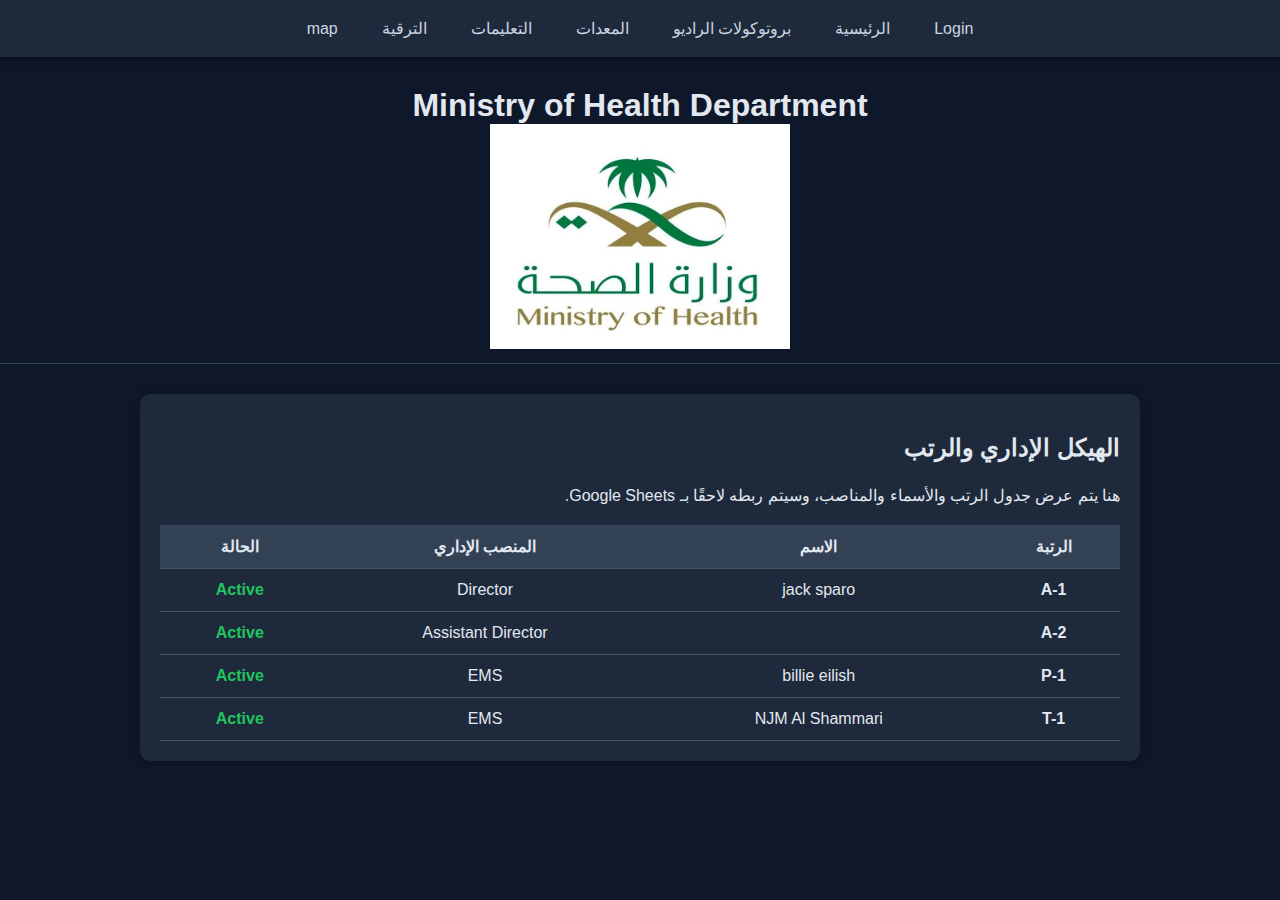
<file: index.html>
<!DOCTYPE html>
<html lang="en" dir="rtl">
<head>
  <meta charset="UTF-8">
  <meta name="viewport" content="width=device-width, initial-scale=1.0">

  <title>Ministry of Health Department</title>
<link rel="icon" href="favicon.ico">


<!-- Google Analytics -->
<!-- Google tag (gtag.js) -->
<script async src="https://www.googletagmanager.com/gtag/js?id=G-W3542R8HBS"></script>
<script>
  window.dataLayer = window.dataLayer || [];
  function gtag(){dataLayer.push(arguments);}
  gtag('js', new Date());
  gtag('config', 'G-W3542R8HBS');
</script>



  <link rel="stylesheet" href="fahad.css">
</head>
<body>
  <nav>
    <ul>
       <li><a href="login.html">Login</a></li>
         <li><a href="index.html">الرئيسية</a></li>
      <li><a href="radio.html">بروتوكولات الراديو</a></li>
      <li><a href="equipment.html">المعدات</a></li>
      <li><a href="rules.html">التعليمات</a></li>
      <li><a href="promotion.html">الترقية</a></li>
        <li><a href="map.html">map</a></li>
    </ul>
  </nav>

  <header>
    <h1>Ministry of Health Department</h1>
    <img src="health.jpg" alt="Logo" width="300" class="logo">
  </header>

  <main>
    <section>

      <h2>الهيكل الإداري والرتب</h2>
      <p>هنا يتم عرض جدول الرتب والأسماء والمناصب، وسيتم ربطه لاحقًا بـ Google Sheets.</p>
      <table>
        <thead>
          <tr>
            <th>الرتبة</th>
            <th>الاسم</th>
            <th>المنصب الإداري</th>
            <th>الحالة</th>
            
          </tr>
        </thead>
        <tbody>
          <tr>
            <td><strong>A-1</strong></td>
            <td>jack sparo </td>
            <td>Director</td>
            <td><span class="active">Active</span></td>
      
          </tr>
          <tr>
            <td><strong>A-2</strong></td>
            <td></td>
            <td>Assistant Director</td>
            <td><span class="active">Active</span></td>
         
          </tr>
          <tr>
            <td><strong>P-1</strong></td>
            <td>billie eilish</td>
            <td>EMS</td>
            <td><span class="active">Active</span></td>
            
          </tr>
          <tr>
            <td><strong>T-1</strong></td>
            <td>NJM Al Shammari</td>
            <td>EMS</td>
            <td><span class="active">Active</span></td>
           
          </tr>
        </tbody>
      </table>
    </section>
  </main>
</body>
</html>
</file>
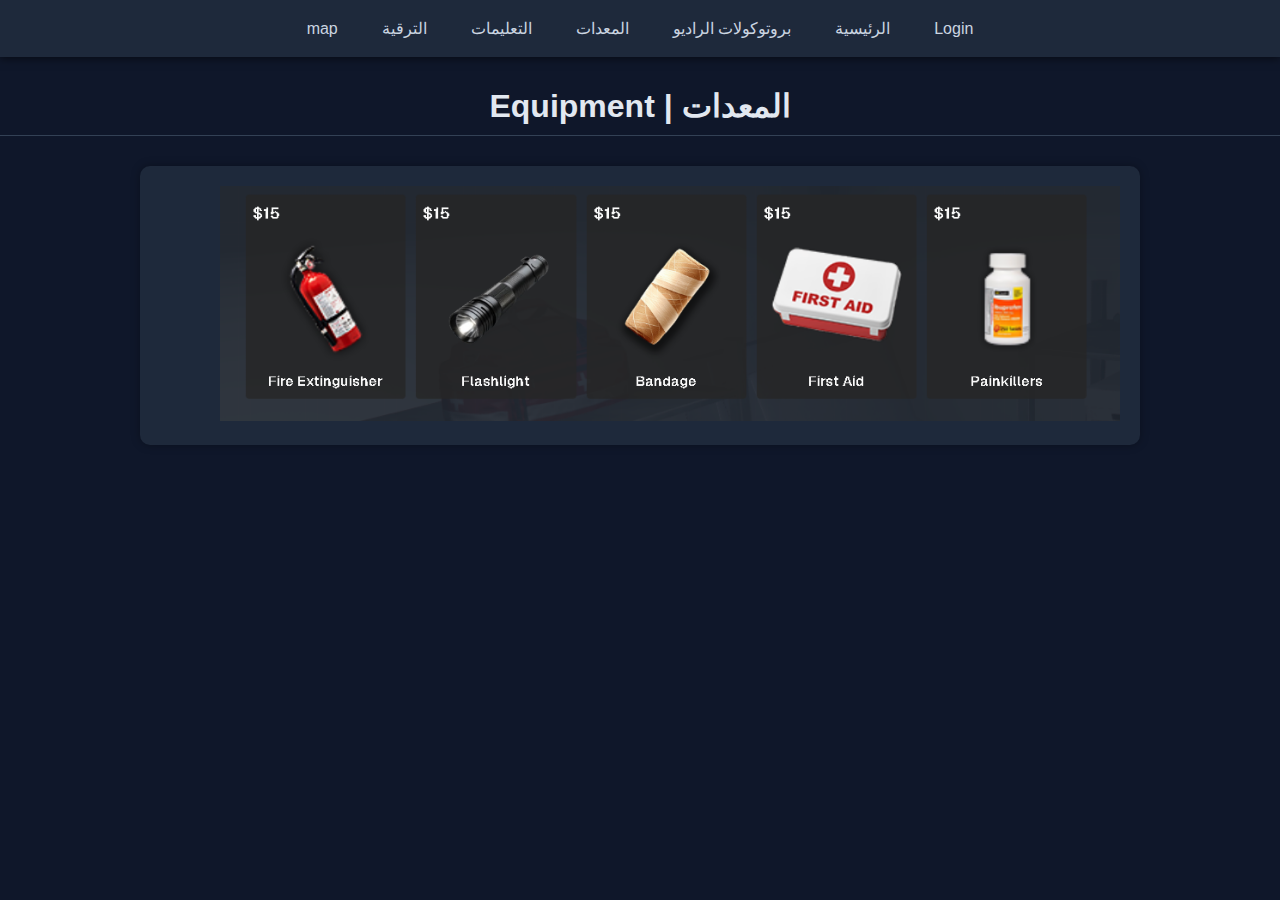
<file: equipment.html>
<!-- equipment.html - صفحة المعدات -->
<!DOCTYPE html>
<html lang="en" dir="rtl">
<head>
  <meta charset="UTF-8">
  <meta name="viewport" content="width=device-width, initial-scale=1.0">
  <title>المعدات | Equipment</title>
  <link rel="stylesheet" href="fahad.css">
  <!-- Google Analytics -->
<!-- Google tag (gtag.js) -->
<script async src="https://www.googletagmanager.com/gtag/js?id=G-W3542R8HBS"></script>
<script>
  window.dataLayer = window.dataLayer || [];
  function gtag(){dataLayer.push(arguments);}
  gtag('js', new Date());
  gtag('config', 'G-W3542R8HBS');
</script>


</head>
<body>
  <nav>
    <ul>
       <li><a href="login.html">Login</a></li>
         <li><a href="index.html">الرئيسية</a></li>
      <li><a href="radio.html">بروتوكولات الراديو</a></li>
      <li><a href="equipment.html">المعدات</a></li>
      <li><a href="rules.html">التعليمات</a></li>
      <li><a href="promotion.html">الترقية</a></li>
        <li><a href="map.html">map</a></li>
  </nav>

  <header>
    <h1>المعدات | Equipment</h1>
  </header>

  <main>
    <section>

     <img src="11.png" alt="" width="900">
   
    </section>
  </main>
</body>
</html>
</file>
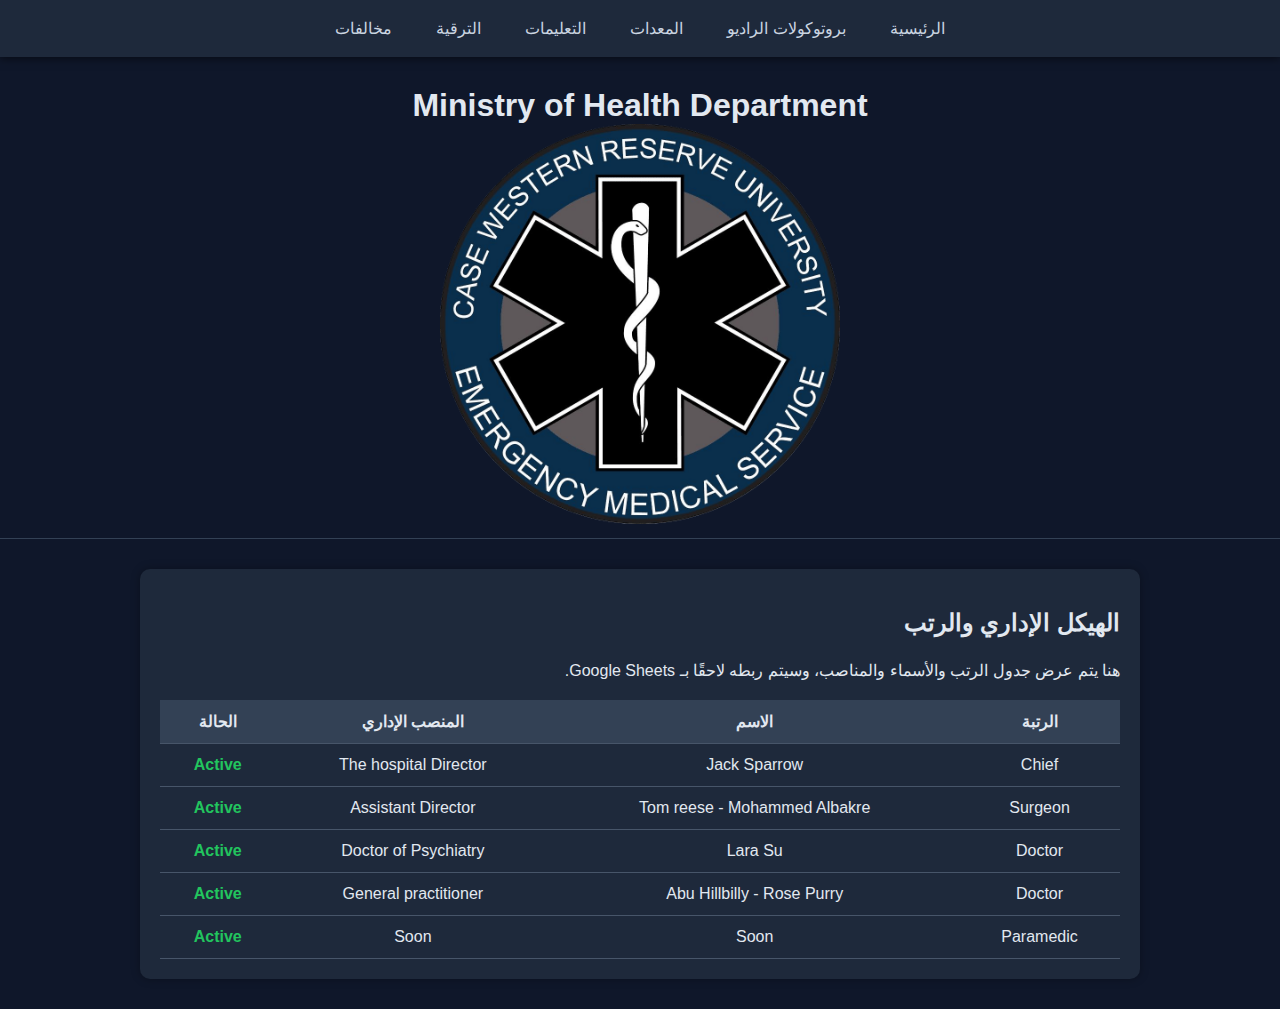
<file: main.html>
<!-- index.html - الصفحة الرئيسية -->
<!DOCTYPE html>
<html lang="en" dir="rtl">
<head>
  <meta charset="UTF-8">
  <meta name="viewport" content="width=device-width, initial-scale=1.0">
  <title>Ministry of Health Department</title>
  <link rel="stylesheet" href="fahad.css">
</head>
<body>
  <nav>
    <ul>
      <li><a href="main.html">الرئيسية</a></li>
      <li><a href="radio.html">بروتوكولات الراديو</a></li>
      <li><a href="equipment.html">المعدات</a></li>
      <li><a href="rules.html">التعليمات</a></li>
      <li><a href="promotion.html">الترقية</a></li>
      <li><a href="Violations.html">مخالفات</a></li>
    </ul>
  </nav>

  <header>
    <h1>Ministry of Health Department</h1>
    <img src="cropped_circle_image.png" alt="Logo" width="400"  class="logo">
  </header>

  <main>
    <section>
      <h2>الهيكل الإداري والرتب</h2>
      <p>هنا يتم عرض جدول الرتب والأسماء والمناصب، وسيتم ربطه لاحقًا بـ Google Sheets.</p>
      <table>
        <thead>
          <tr>
            <th>الرتبة</th>
            <th>الاسم</th>
            <th>المنصب الإداري</th>
            <th>الحالة</th>
          </tr>
        </thead>
        <tbody>
          <tr>
            <td>Chief</td>
            <td>Jack Sparrow</td>            
            </td>
            <td>The hospital Director </td>
            <td><span class="active">Active</span></td>
          </tr>
          <tr>
            <td>Surgeon</td>
            <td>Tom reese - Mohammed Albakre </td>
            <td>Assistant Director</td>
            <td><span class="active">Active</span></td>
          </tr>
          <tr>
            <td>Doctor</td>
            <td>Lara Su</td>
            <td>Doctor of Psychiatry</td>
            <td><span class="active">Active</span></td>
          </tr>
          <tr>
            <td>Doctor</td>
            <td>Abu Hillbilly - Rose Purry </td>
            <td>General practitioner</td>
            <td><span class="active">Active</span></td>
          </tr>
          <tr>
            <td>Paramedic</td>
            <td>Soon</td>
            <td>Soon</td>
            <td><span class="active">Active</span></td>
          </tr>
          </tbody>
      </table>
    </section>
  </main>
</body>
</html>
</file>
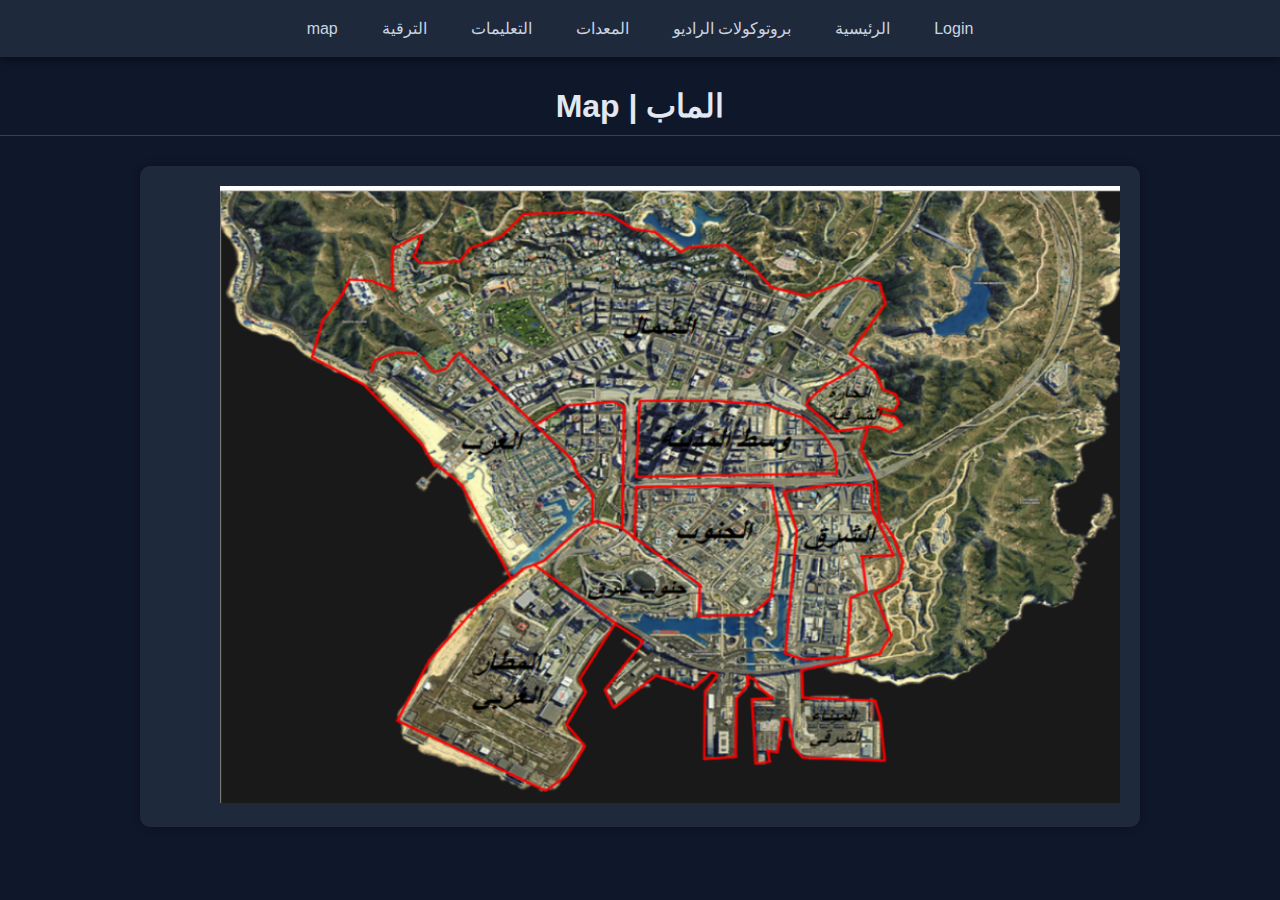
<file: map.html>
<!-- equipment.html - صفحة المعدات -->
<!DOCTYPE html>
<html lang="en" dir="rtl">
<head>
  <meta charset="UTF-8">
  <meta name="viewport" content="width=device-width, initial-scale=1.0">
  <title>المعدات | Equipment</title>
  <link rel="stylesheet" href="fahad.css">
  <!-- Google Analytics -->
<!-- Google tag (gtag.js) -->
<script async src="https://www.googletagmanager.com/gtag/js?id=G-W3542R8HBS"></script>
<script>
  window.dataLayer = window.dataLayer || [];
  function gtag(){dataLayer.push(arguments);}
  gtag('js', new Date());
  gtag('config', 'G-W3542R8HBS');
</script>


</head>
<body>
  <nav>
    <ul>
    <li><a href="login.html">Login</a></li>
         <li><a href="index.html">الرئيسية</a></li>
      <li><a href="radio.html">بروتوكولات الراديو</a></li>
      <li><a href="equipment.html">المعدات</a></li>
      <li><a href="rules.html">التعليمات</a></li>
      <li><a href="promotion.html">الترقية</a></li>
        <li><a href="map.html">map</a></li>
  </nav>

  <header>
    <h1>الماب | Map</h1>
  </header>

  <main>
    <section>
        
     <img src="map.png" alt="" width="900">
   
    </section>
  </main>
</body>
</html>
</file>
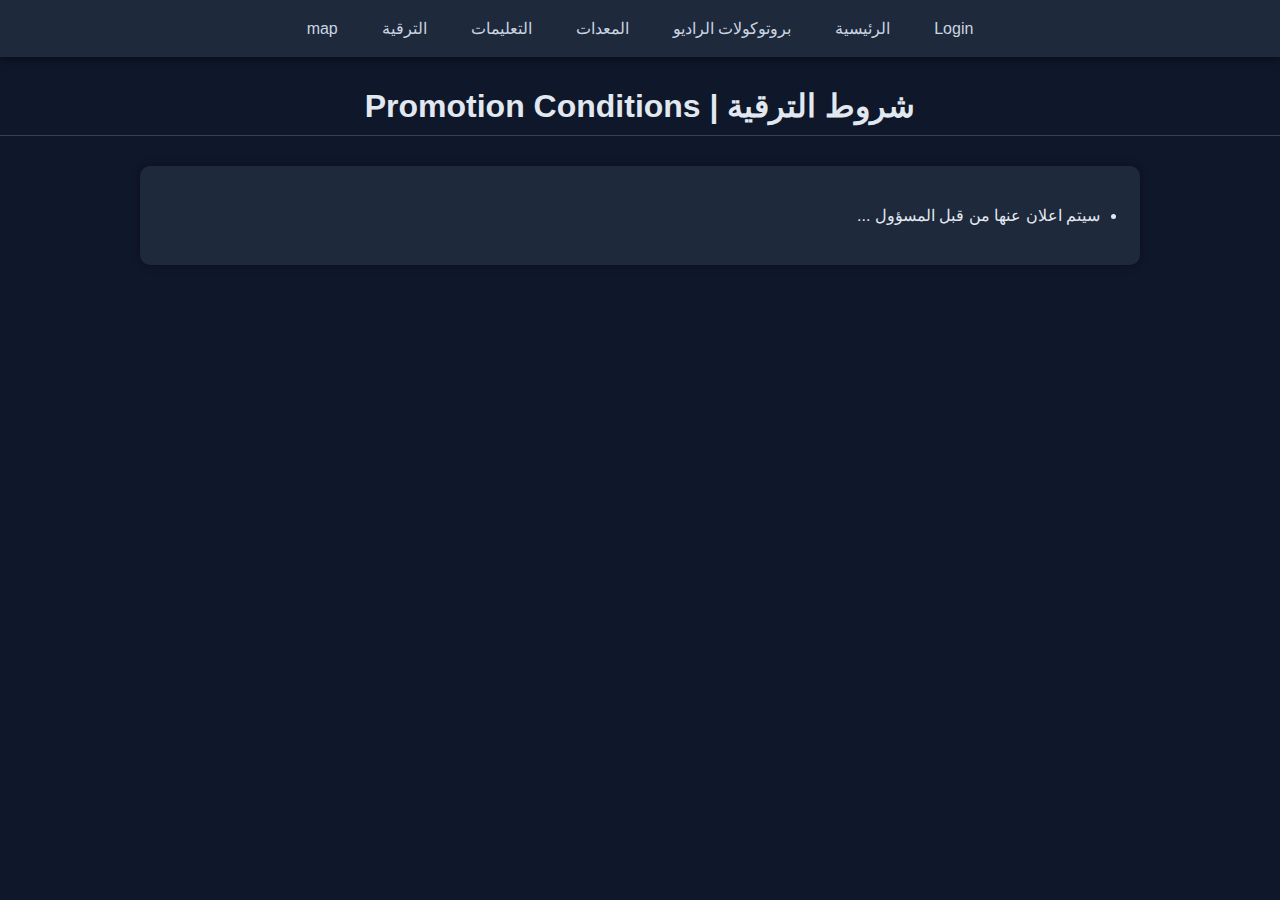
<file: promotion.html>
<!-- promotion.html - صفحة الترقية -->
<!DOCTYPE html>
<html lang="en" dir="rtl">
<head>
  <meta charset="UTF-8">
  <meta name="viewport" content="width=device-width, initial-scale=1.0">
  <title>شروط الترقية | Promotion Rules</title>
  <link rel="stylesheet" href="fahad.css">
  <!-- Google Analytics -->
<!-- Google tag (gtag.js) -->
<script async src="https://www.googletagmanager.com/gtag/js?id=G-W3542R8HBS"></script>
<script>
  window.dataLayer = window.dataLayer || [];
  function gtag(){dataLayer.push(arguments);}
  gtag('js', new Date());
  gtag('config', 'G-W3542R8HBS');
</script>


</head>
<body>
  <nav>
    <ul>
       <li><a href="login.html">Login</a></li>
         <li><a href="index.html">الرئيسية</a></li>
      <li><a href="radio.html">بروتوكولات الراديو</a></li>
      <li><a href="equipment.html">المعدات</a></li>
      <li><a href="rules.html">التعليمات</a></li>
      <li><a href="promotion.html">الترقية</a></li>
        <li><a href="map.html">map</a></li>
    </ul>
  </nav>

  <header>
    <h1>شروط الترقية | Promotion Conditions</h1>
  </header>

  <main>
    <section>
      <ul>
        <li> سيتم اعلان عنها من قبل المسؤول  ...</li>
      </ul>
    </section>
  </main>
</body>
</html>
</file>
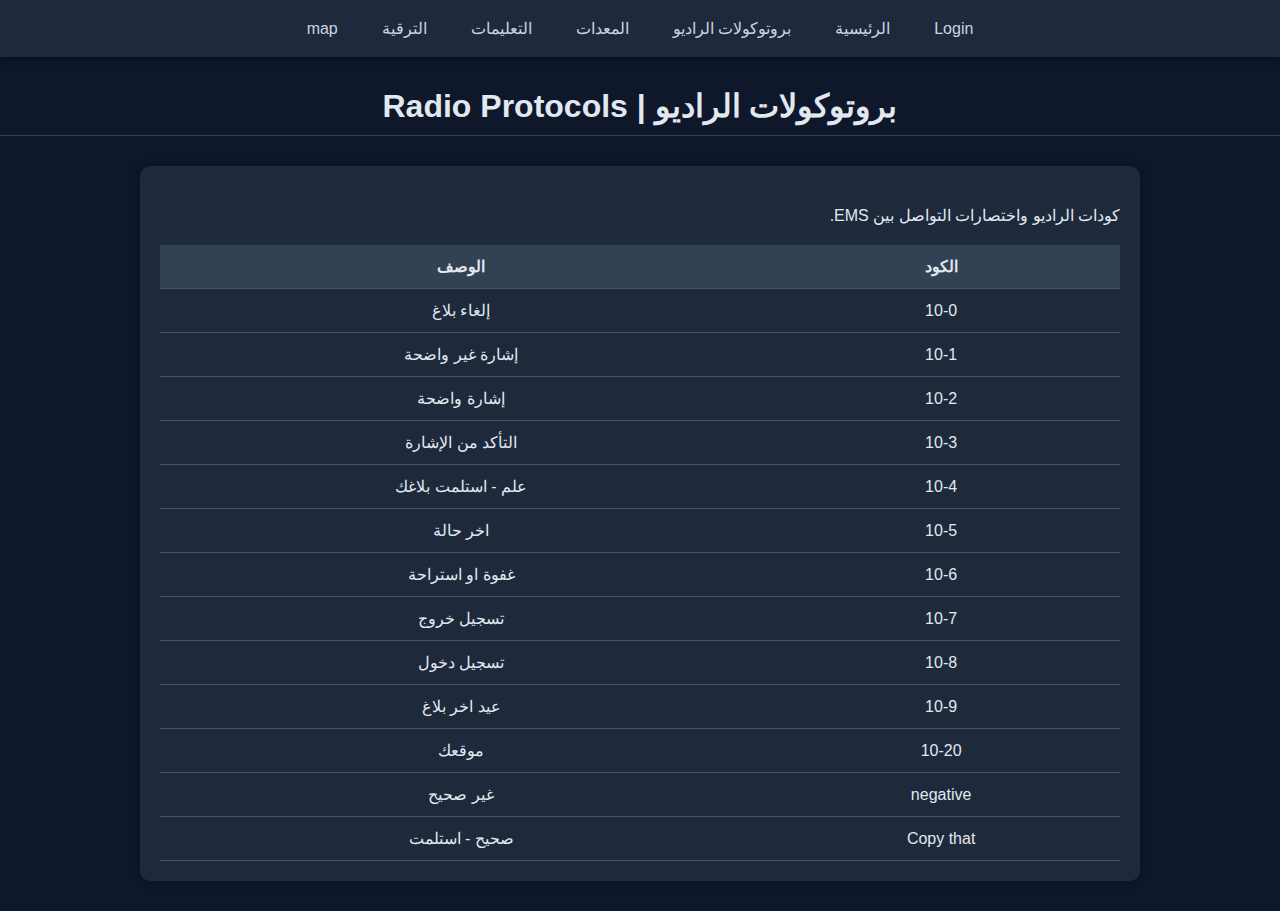
<file: radio.html>
<!-- radio.html - بروتوكولات الراديو -->
<!DOCTYPE html>
<html lang="en" dir="rtl">
<head>
  <meta charset="UTF-8">
  <meta name="viewport" content="width=device-width, initial-scale=1.0">
  <title>بروتوكولات الراديو</title>
  <link rel="stylesheet" href="fahad.css">

  <!-- Google Analytics -->
<!-- Google tag (gtag.js) -->
<script async src="https://www.googletagmanager.com/gtag/js?id=G-W3542R8HBS"></script>
<script>
  window.dataLayer = window.dataLayer || [];
  function gtag(){dataLayer.push(arguments);}
  gtag('js', new Date());
  gtag('config', 'G-W3542R8HBS');
</script>


</head>
<body>
  <nav>
    <ul>
       <li><a href="login.html">Login</a></li>
         <li><a href="index.html">الرئيسية</a></li>
      <li><a href="radio.html">بروتوكولات الراديو</a></li>
      <li><a href="equipment.html">المعدات</a></li>
      <li><a href="rules.html">التعليمات</a></li>
      <li><a href="promotion.html">الترقية</a></li>
        <li><a href="map.html">map</a></li>
    </ul>
  </nav>

  <header>
    <h1>بروتوكولات الراديو | Radio Protocols</h1>
  </header>

  <main>
    <section>
      <p>كودات الراديو واختصارات التواصل بين EMS.</p>
      <table>
        <thead>
          <tr>
            <th>الكود</th>
            <th>الوصف</th>
          </tr>
        </thead>
        <tbody>
          <tr><td>10-0</td><td>إلغاء بلاغ</td></tr>
          <tr><td>10-1</td><td>إشارة غير واضحة</td></tr>
          <tr><td>10-2</td><td>إشارة واضحة</td></tr>
          <tr><td>10-3</td><td>التأكد من الإشارة</td></tr>
          <tr><td> 10-4</td><td>علم - استلمت بلاغك</td></tr>
          <tr><td> 10-5</td><td>اخر حالة </td></tr>
          <tr><td> 10-6</td><td>غفوة او استراحة </td></tr>      
          <tr><td>10-7</td><td>تسجيل خروج </td></tr>
          <tr><td> 10-8</td><td>تسجيل دخول </td></tr>
          <tr><td> 10-9</td><td>عيد اخر بلاغ  </td></tr>




          <tr><td>10-20</td><td>موقعك</td></tr>
          <tr><td>negative</td><td>غير صحيح </td></tr>
          <tr><td>Copy that </td><td>صحيح -  استلمت</td></tr>


        </tbody>
      </table>
    </section>
  </main>
</body>
</html>
</file>
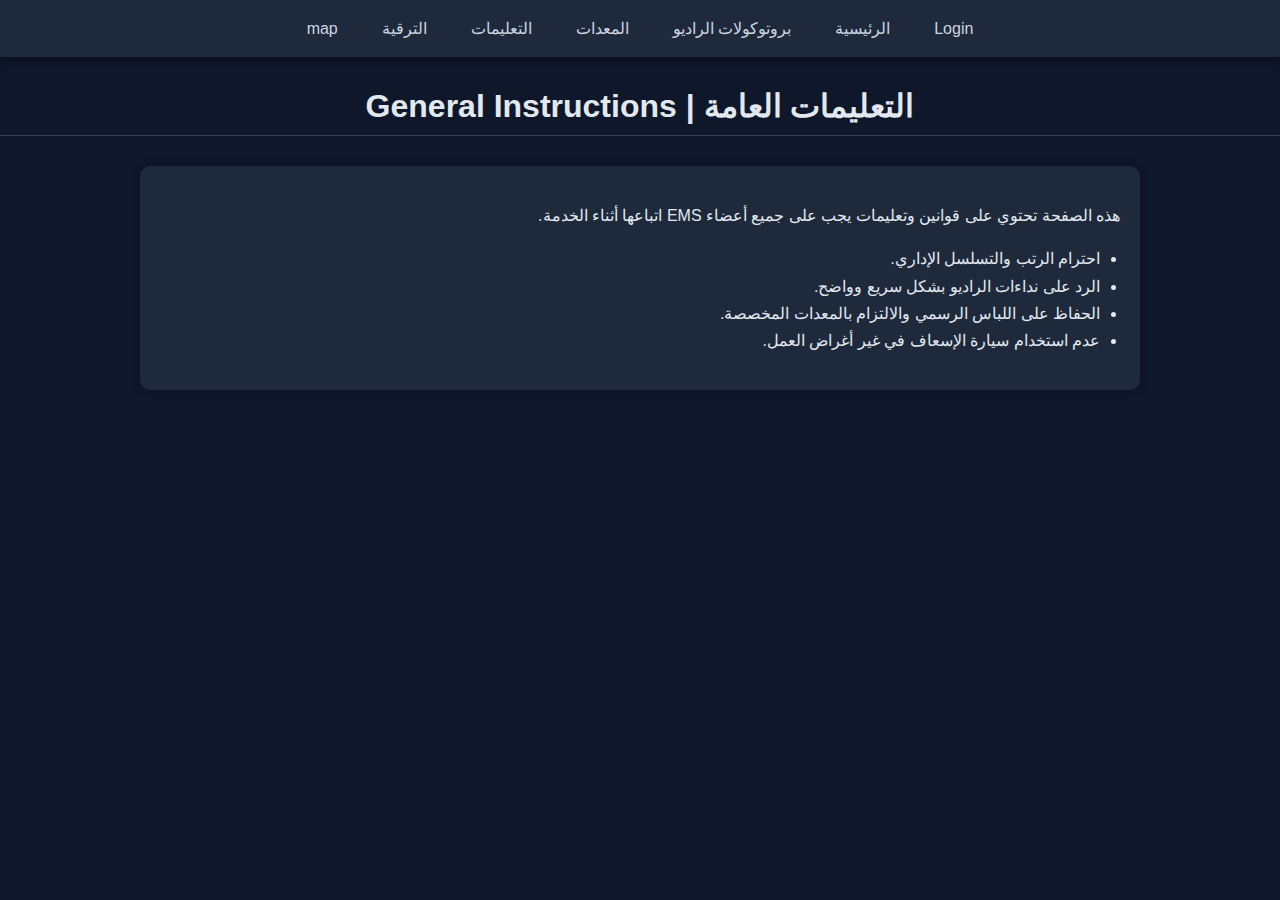
<file: rules.html>
<!-- rules.html - صفحة التعليمات العامة -->
<!DOCTYPE html>
<html lang="en" dir="rtl">
<head>
  <meta charset="UTF-8">
  <meta name="viewport" content="width=device-width, initial-scale=1.0">
  <title>التعليمات العامة | General Rules</title>
  <link rel="stylesheet" href="fahad.css">
  <!-- Google Analytics -->
<!-- Google tag (gtag.js) -->
<script async src="https://www.googletagmanager.com/gtag/js?id=G-W3542R8HBS"></script>
<script>
  window.dataLayer = window.dataLayer || [];
  function gtag(){dataLayer.push(arguments);}
  gtag('js', new Date());
  gtag('config', 'G-W3542R8HBS');
</script>


</head>
<body>
  <nav>
    <ul>
      <li><a href="login.html">Login</a></li>
         <li><a href="index.html">الرئيسية</a></li>
      <li><a href="radio.html">بروتوكولات الراديو</a></li>
      <li><a href="equipment.html">المعدات</a></li>
      <li><a href="rules.html">التعليمات</a></li>
      <li><a href="promotion.html">الترقية</a></li>
        <li><a href="map.html">map</a></li>
    </ul>
  </nav>

  <header>
    <h1>التعليمات العامة | General Instructions</h1>
  </header>

  <main>
    <section>
      <p>هذه الصفحة تحتوي على قوانين وتعليمات يجب على جميع أعضاء EMS اتباعها أثناء الخدمة.</p>
      <ul>
        <li>احترام الرتب والتسلسل الإداري.</li>
        <li>الرد على نداءات الراديو بشكل سريع وواضح.</li>
        <li>الحفاظ على اللباس الرسمي والالتزام بالمعدات المخصصة.</li>
        <li>عدم استخدام سيارة الإسعاف في غير أغراض العمل.</li>
      </ul>
    </section>
  </main>
</body>
</html>
</file>
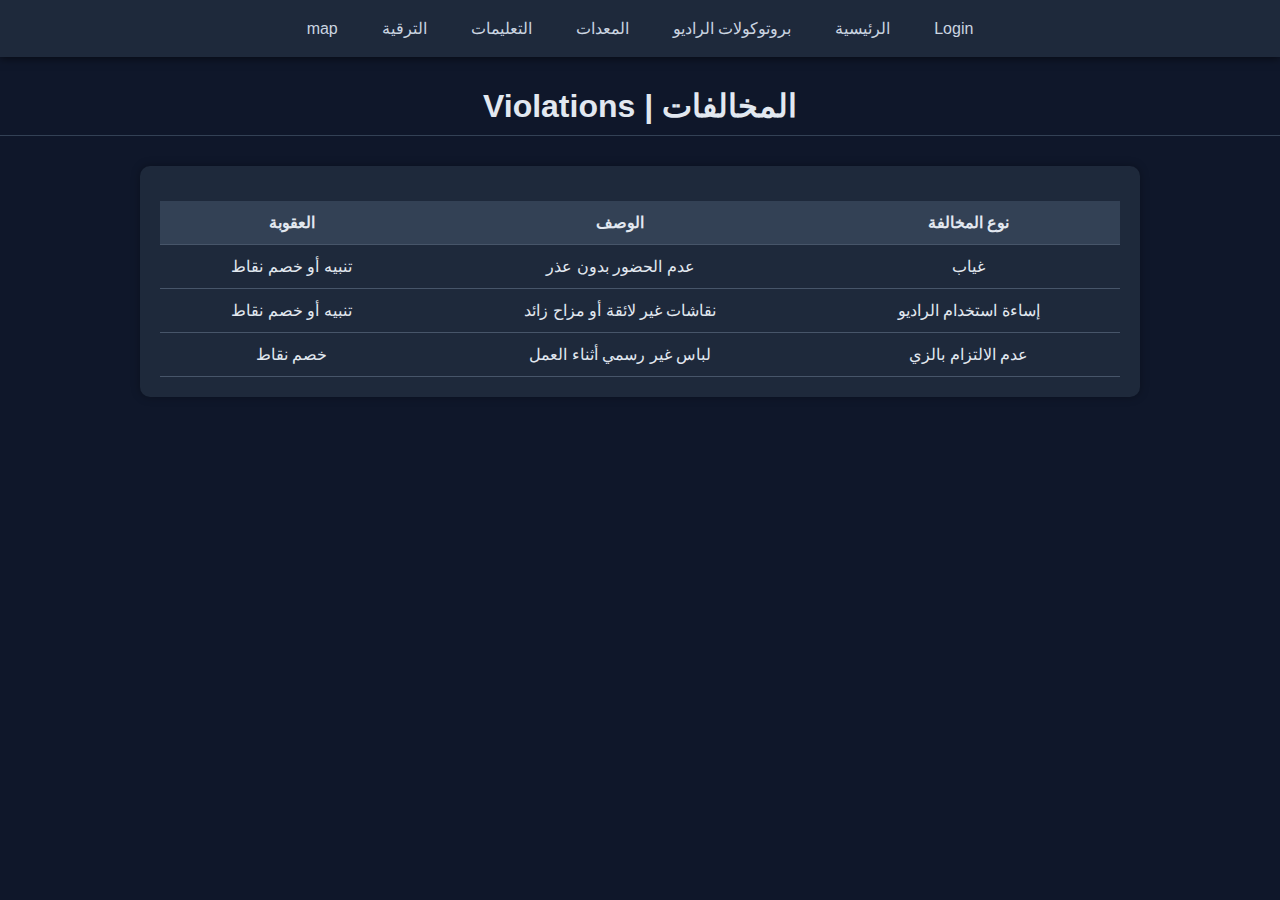
<file: Violations.html>
<!-- violations.html - صفحة العقوبات والمخالفات -->
<!DOCTYPE html>
<html lang="en" dir="rtl">
<head>
  <meta charset="UTF-8">
  <meta name="viewport" content="width=device-width, initial-scale=1.0">
  <title>المخالفات | Violations</title>
  <link rel="stylesheet" href="fahad.css">
</head>
<body>
  <nav>
    <ul>
      <li><a href="login.html">Login</a></li>
         <li><a href="index.html">الرئيسية</a></li>
      <li><a href="radio.html">بروتوكولات الراديو</a></li>
      <li><a href="equipment.html">المعدات</a></li>
      <li><a href="rules.html">التعليمات</a></li>
      <li><a href="promotion.html">الترقية</a></li>
        <li><a href="map.html">map</a></li>
    </ul>
  </nav>

  <header>
    <h1>المخالفات | Violations</h1>
  </header>

  <main>
    <section>
      <table>
        <thead>
          <tr>
            <th>نوع المخالفة</th>
            <th>الوصف</th>
            <th>العقوبة</th>
          </tr>
        </thead>
        <tbody>
          <tr><td>غياب</td><td>عدم الحضور بدون عذر</td><td>تنبيه أو خصم نقاط</td></tr>
          <tr><td>إساءة استخدام الراديو</td><td>نقاشات غير لائقة أو مزاح زائد</td><td>تنبيه أو خصم نقاط</td></tr>
          <tr><td>عدم الالتزام بالزي</td><td>لباس غير رسمي أثناء العمل</td><td>خصم نقاط</td></tr>
        </tbody>
      </table>
    </section>
  </main>
</body>
</html>
</file>
<file: fahad.css>
/* style.css - Dark Mode Fancy Modern */

body {
  margin: 0;
  padding: 0;
  font-family: 'Segoe UI', Tahoma, Geneva, Verdana, sans-serif;
  background-color: #0f172a;
  color: #e2e8f0;
}

nav {
  background-color: #1e293b;
  padding: 15px 20px;
  display: flex;
  justify-content: center;
  box-shadow: 0 2px 8px rgba(0, 0, 0, 0.5);
}

nav ul {
  list-style: none;
  padding: 0;
  margin: 0;
  display: flex;
  gap: 20px;
}

nav ul li a {
  color: #cbd5e1;
  text-decoration: none;
  padding: 8px 12px;
  border-radius: 6px;
  transition: background-color 0.3s, color 0.3s;
}

nav ul li a:hover,
nav ul li a.active {
  background-color: #64748b;
  color: #fff;
}

header {
  text-align: center;
  padding: 30px 10px 10px;
  border-bottom: 1px solid #334155;
}

h1 {
  font-size: 2rem;
  margin: 0;
}

main {
  padding: 30px;
  max-width: 1000px;
  margin: auto;
}

section {
  background-color: #1e293b;
  padding: 20px;
  border-radius: 10px;
  box-shadow: 0 0 10px rgba(0, 0, 0, 0.3);
}

p, li {
  font-size: 1rem;
  line-height: 1.7;
}

ul {
  padding-right: 20px;
}

/* Tables */
table {
  width: 100%;
  border-collapse: collapse;
  margin-top: 15px;
  color: #e2e8f0;
}

th, td {
  padding: 12px;
  text-align: center;
  border-bottom: 1px solid #475569;
}

th {
  background-color: #334155;
}

tr:hover {
  background-color: #475569;
}

.active {
  color: #22c55e;
  font-weight: bold;
}

.circle {
  display: inline-block;
  width: 12px;
  height: 12px;
  border-radius: 50%;
}

.green {
  background-color: #22c55e;
}

.white {
  background-color: #f1f5f9;
  border: 1px solid #cbd5e1;
}

img {
  max-width: 100%;
  height: auto;
}

/* ✅ Media Query for Phones */
@media (max-width: 768px) {
  body {
    font-size: 16px;
    padding: 10px;
  }

  nav {
    flex-direction: column;
    align-items: center;
    padding: 10px;
  }

  nav ul {
    flex-direction: column;
    gap: 10px;
    align-items: center;
  }

  nav ul li a {
    display: block;
    padding: 10px 15px;
    width: 100%;
    text-align: center;
  }

  header {
    padding: 20px 10px;
  }

  h1 {
    font-size: 1.5rem;
  }

  main {
    padding: 15px;
  }

  section {
    padding: 15px;
  }

  table {
    font-size: 14px;
    overflow-x: auto;
    display: block;
  }

  th, td {
    padding: 8px;
  }

  ul {
    padding-right: 15px;
  }

  img {
    max-width: 100%;
    height: auto;
  }
}
</file>
